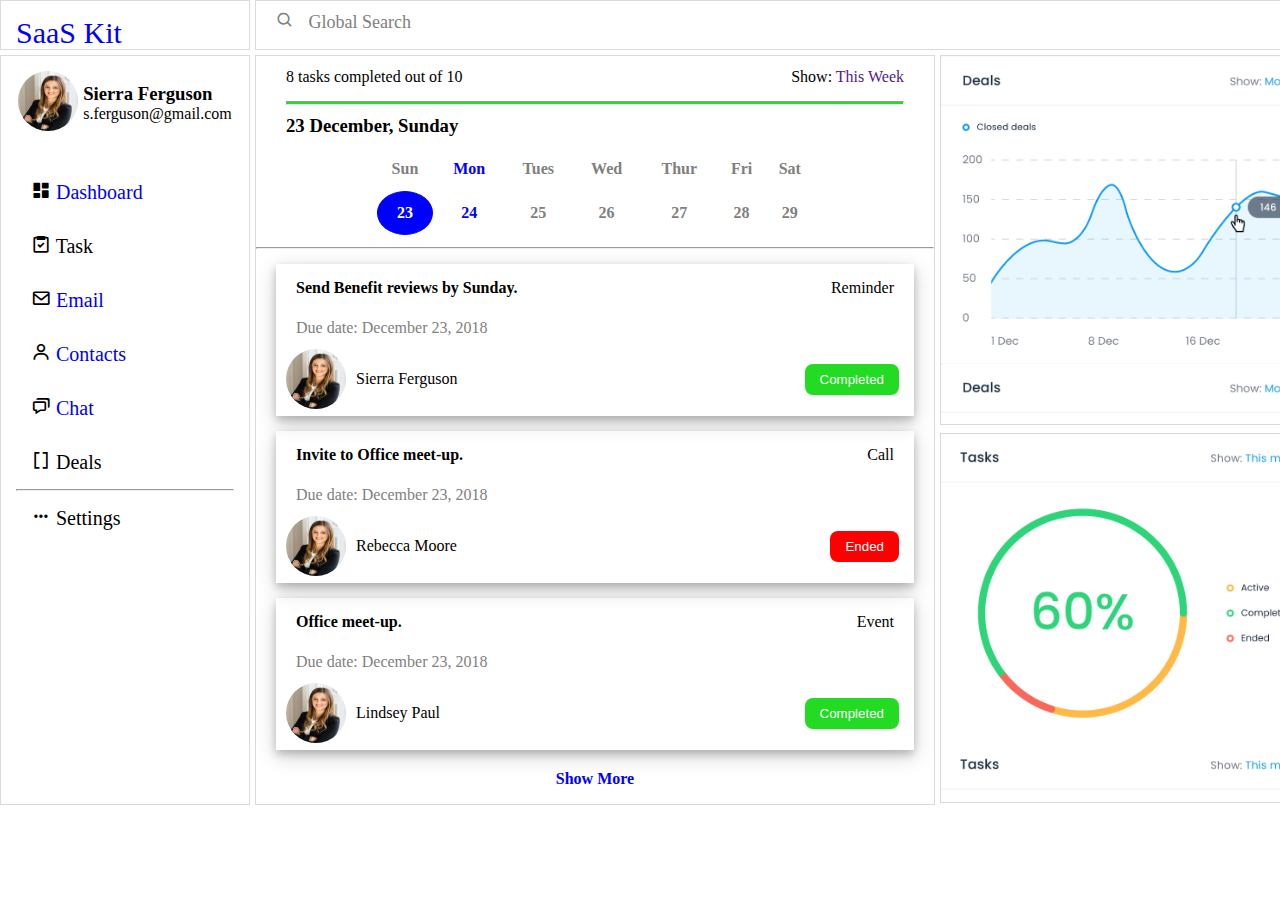
<file: dashboard/index.html>
<!DOCTYPE html>
<html lang="en">
<head>
    <meta charset="UTF-8">
    <meta name="viewport" content="width=device-width, initial-scale=1.0">
    <link href='https://unpkg.com/boxicons@2.1.4/css/boxicons.min.css' rel='stylesheet'>
    <title>Document</title>
    <style>
        *{
            margin: 0px;
            padding: 0px;
            box-sizing: border-box;
        }
        .container{
            display: grid;
            grid-template-columns: 250px 680px 400px 450px ;
            grid-template-rows:auto auto 300px auto;
            gap: 5px 5px;
            height: 250px;
            width: 100%;

        }
        .item1{
            border: 1px solid #8080804a;
            height: 50px;
            padding: 15px;
            font-size: 30px;
            color: blue;
        }
        .item2{
            border: 1px solid #8080804a;
            grid-column: 2/4; 
            padding: 10px;
            box-sizing: border-box;
            color: gray;
            font-size: 18px;            
        }
        .item3{
            border: 1px solid #8080804a;
            height: 750px;
            grid-row: 2/6;
        }
        .item4{
            border: 1px solid #8080804a;
            grid-row: 2/6;
            height: 750px;
        }
        .item5{
            border: 1px solid #8080804a;
            height: 370px;
            grid-row-end: 3;
            grid-row: 2/5;
            background-image: url(graph.png);
            background-size: contain;
            
        }
        .item6{
            border: 1px solid #8080804a;
            grid-row-end: 6;
            height: 370px;
            background-image: url(pie-chart.png);
            background-size: contain;

        }
        .account{
            display: flex;
            justify-content: center;
            align-items: center;
            gap: 5px;
            padding: 15px;
            /*border-top: 1px solid gray;*/
        }
        .accpic{
            width: 60px;
            height: 60px;
            border-radius: 50%;
        }
        ul{
            list-style: none;
            padding: 15px;

        }
        li{
            padding: 15px;
            font-size: 20px;
        }
        .line1{
            display: flex;
            gap: 20px;
            justify-content: space-between;
            align-items: center;
            margin: 7px 25px;
            padding: 5px 5px;
        }
        .gogreen{
            height: 4px;
            color:  rgb(34, 219, 34);
            background:  rgb(34, 219, 34);
            margin: 10px 30px;
        }
        .line2{
            margin: 8px 30px;
        }
        
        .calender{
            text-align: center;
            width: 65%;
            height: 90px;
            margin: 10px auto;
            font-weight: bold;
            color: gray;
        }
        .date{
            border: 1px solid blue;
            border-radius: 55%;
            background-color: blue;
            color: white;

        }
        .day{
            color: blue;
        }
        .cards{
            display: flex;
            gap: 10px;
            justify-content: space-between;
            align-items: center;
            margin: 2px 10px;
            padding: 15px 10px;
        }
        .cta{
            display: flex;
            justify-content: space-between;
            align-items: center;
            text-align: center;
            gap: 5px;
            padding: 7px 10px;
        }
        .profile{
            display: flex;
            gap: 10px;
            justify-content: center;
            align-items: center;
        }
        .cta-btn{
            margin: 5px 5px;
            padding: 10px;
            background-color: rgb(34, 219, 34);
            color: white;
            border: none;
            border-radius: 8px;
            padding: 8px 15px;
        }
        .box1{
            box-shadow: 0 4px 8px 0 rgba(0, 0, 0, 0.2), 0 6px 20px 0 rgba(0, 0, 0, 0.19);
            margin: 15px 20px;
        }
        .light{
            color: gray;
            padding: 5px 20px;
        }
        .last{
            color: blue;
            font-weight:bold ;
            text-align: center;
            margin-top: 20px;
        }

    </style>
</head>
<body>
    <section class="container">
        
            <div class="item1"> SaaS Kit </div>
            <div class="item2">
                <i class='bx bx-search' style="margin: 0px 10px;"></i>
                Global Search 
                <i class='bx bx-bell' style="margin-left: 890px;"></i>
            </div>
            <div class="item3">
                <div class="account">
                    <div>
                        <img src="femaledp.jpg" alt="" class="accpic">
                    </div>
                    <div>
                        <h3>Sierra Ferguson</h3>
                        <span>
                            s.ferguson@gmail.com
                        </span>
                    </div>                   
                </div>
                <div>
                    <ul>
                    <li><i class='bx bxs-dashboard'></i> <a href="new.html"style="text-decoration: none;"> Dashboard</a> </li>
                    <li><i class='bx bx-task'></i> <span>Task</span> </li>
                    <li><i class='bx bx-envelope' ></i> <a href="email.html"style="text-decoration: none;"> Email</a></li>
                    <li><i class='bx bx-user'></i> <a href="contacts.html"style="text-decoration: none;"> Contacts</a></li>
                    <li><i class='bx bx-chat'></i> <a href="chats.html"style="text-decoration: none;"> Chat</a> </li>
                    <li><i class='bx bx-bracket'></i> Deals</li>
                    <hr>
                    <li> <i class='bx bx-dots-horizontal-rounded'></i> Settings </li>

                    </ul>
                </div>
            </div>
            <div class="item4">
                <section>
                    <div class="line1">
                        <p>8 tasks completed out of 10</p>
                        <p>Show: <a href="" style="text-decoration: none;">This Week</a></p>
                    </div>
                    
                    <hr class="gogreen">
                    
                    <div class="line2">
                        <h3>23 December, Sunday</h3>
                    </div>

                    <div >
                        
                    <table class="calender">
                        <tbody>
                        <tr>
                            <td>Sun</td>
                            <td class="day">Mon</td>
                            <td>Tues</td>
                            <td>Wed</td>
                            <td>Thur</td>
                            <td>Fri</td>
                            <td>Sat</td>
                        </tr>
                        <tr>
                            <td class="date">23</td>
                            <td class="day">24</td>
                            <td>25</td>
                            <td>26</td>
                            <td>27</td>
                            <td>28</td>
                            <td>29</td>

                        </tr>
                    </tbody>
                    </table>
                    </div>

                    <hr>
                    <section class="box1">

                        <div class="cards">
                            <div>
                                <h4>Send Benefit reviews by Sunday.</h4>
                            </div>
                            <div>
                            <span>Reminder</span>
                            </div>
                            
                        </div>
                            <p class="light">Due date: December 23, 2018</p>
                        <div>
                            <div class="cta">
                                <div class="profile">
                                    <img src="femaledp.jpg" alt="" class="accpic">
                                    <p>Sierra Ferguson</p>
                                </div>                               
                                <div>
                                    <button class="cta-btn">Completed</button>
                                </div>
                        </div>   
                    </section>
                    <section class="box1">

                        <div class="cards">
                            <div>
                                <h4>Invite to Office meet-up.</h4>
                            </div>
                            <div>
                            <span>Call</span>
                            </div>
                            
                        </div>
                            <p class="light">Due date: December 23, 2018</p>
                        <div>
                            <div class="cta">
                                <div class="profile">
                                    <img src="femaledp.jpg" alt="" class="accpic">
                                    <p>Rebecca Moore</p>
                                </div>                               
                                <div>
                                    <button class="cta-btn" style="background-color: red;">Ended</button>
                                </div>
                        </div>   
                    </section>
                    <section class="box1">

                        <div class="cards">
                            <div>
                                <h4>Office meet-up.</h4>
                            </div>
                            <div>
                            <span>Event</span>
                            </div>
                            
                        </div>
                            <p class="light">Due date: December 23, 2018</p>
                        <div>
                            <div class="cta">
                                <div class="profile">
                                    <img src="femaledp.jpg" alt="" class="accpic">
                                    <p>Lindsey Paul</p>
                                </div>                               
                                <div>
                                    <button class="cta-btn">Completed</button>
                                </div>
                        </div>   
                    </section>

                    <div class="last">Show More</div>

                </section>

            </div>
            <div class="item5"></div>
            <div class="item6"></div>
                        

    </section>

    
</body>
</html>
</file>
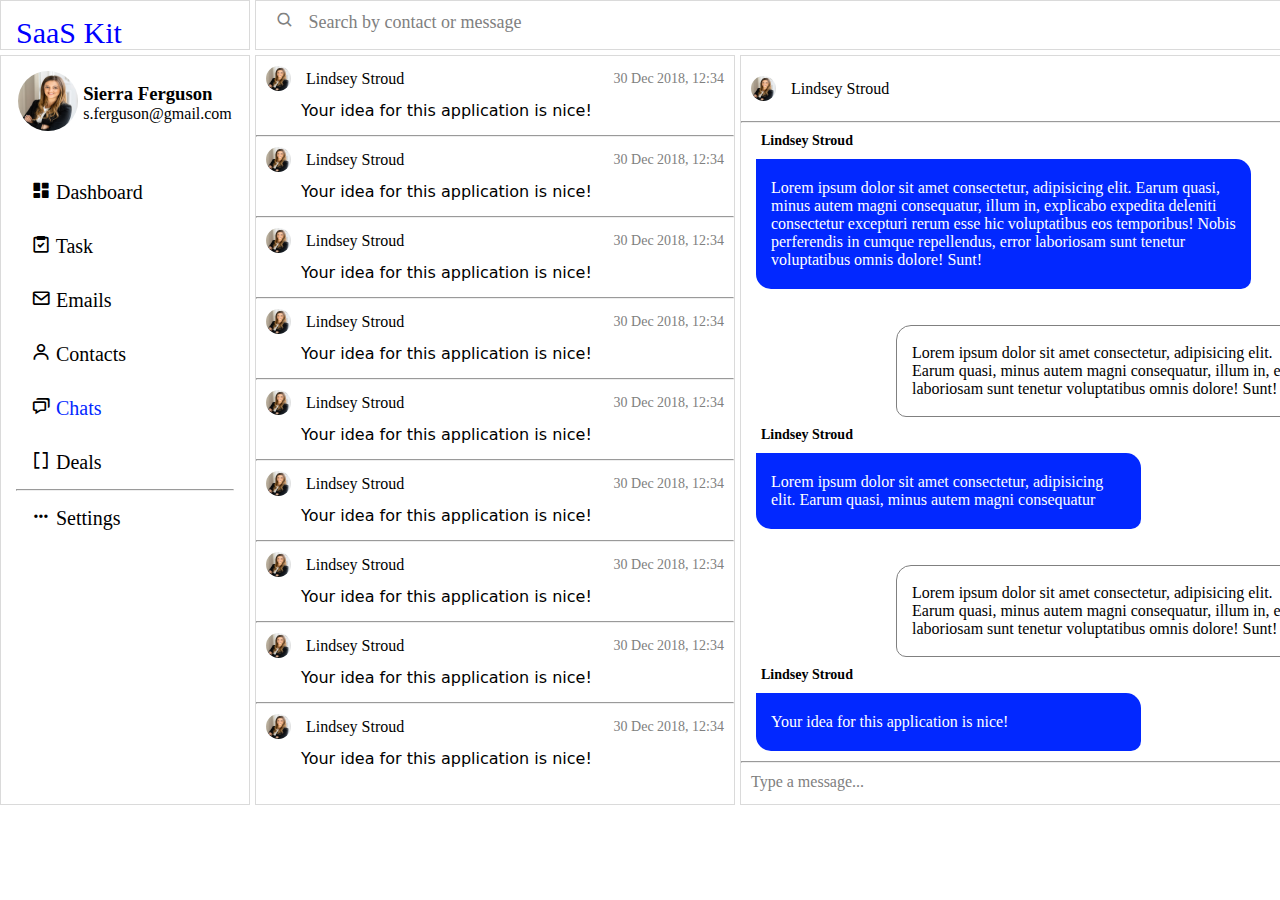
<file: dashboard/chats.html>
<!DOCTYPE html>
<html lang="en">
<head>
    <meta charset="UTF-8">
    <meta name="viewport" content="width=device-width, initial-scale=1.0">
    <link href='https://unpkg.com/boxicons@2.1.4/css/boxicons.min.css' rel='stylesheet'>
    <title>Document</title>
    <style>
        *{
            margin: 0px;
            padding: 0px;
            box-sizing: border-box;
        }
        .container{
            display: grid;
            grid-template-columns: 250px 480px 600px 450px ;
            grid-template-rows:auto auto 300px auto;
            gap: 5px 5px;
            height: 250px;
            width: 100%;

        }
        .item1{
            border: 1px solid #8080804a;
            height: 50px;
            padding: 15px;
            font-size: 30px;
            color: blue;
        }
        .item2{
            border: 1px solid #8080804a;
            grid-column: 2/4; 
            padding: 10px;
            box-sizing: border-box;
            color: gray;
            font-size: 18px;            
        }
        .item3{
            border: 1px solid #8080804a;
            height: 750px;
            grid-row: 2/6;
        }
        .item4{
            border: 1px solid #8080804a;
            grid-row: 2/6;
            height: 750px;
        }
        .item5{
            border: 1px solid #8080804a;
            height: 750px;
            
            grid-row: 2/5;
                  
        }
        .account{
            display: flex;
            justify-content: center;
            align-items: center;
            gap: 5px;
            padding: 15px;
            /*border-top: 1px solid gray;*/
        }
        .accpic{
            width: 60px;
            height: 60px;
            border-radius: 50%;
        }
        ul{
            list-style: none;
            padding: 15px;

        }
        li{
            padding: 15px;
            font-size: 20px;
        }
        .dp{
            width: 25px;
            height: 25px;
            border-radius: 50%;
        }
        .chatbox{
            display: flex;
            gap: 10px;
            justify-content: space-between;
            align-items: center;
            margin: 10px auto;
            padding: 10px 10px;
        }
        .person{
            display: flex;
            align-items: center;
            gap: 15px;
            justify-content: center;
        }
        .chat1{
            background-color: rgb(2, 40, 255);
            color: white;
            width: 495px;
            margin: 10px 15px;
            padding: 20px 15px;
            border-radius: 0px 15px 10px;
        }
        .chat2{
            width: 425px;
            border: 1px solid gray;
            margin: 10px 15px;
            margin-left: 155px;
            padding: 18px 15px;
            border-radius: 15px 0px 15px 10px;
        }
        .chat3{
            background-color: rgb(2, 40, 255);
            color: white;
            width: 385px;
            margin: 10px 15px;
            padding: 20px 15px;
            border-radius: 0px 15px 10px;
        }
        .name{
            font-size: 14px;
            font-weight: bold;
            margin-top: 10px;
            padding: 0px 20px;
        }
        .name2{
            font-size: 14px;
            font-weight: bold;
            margin-top: 10px;
            margin-left: 530px;
            padding: 0px 20px;
        }
        .last{
            display: flex;
            justify-content: space-between;
            align-items: center;
            padding: 10px;
            color: gray;
        }
        .datetime{
            color: gray;
            font-size: 14px;
        }
        .chatlist1{
            display: flex;
            justify-content: space-between;
            gap: 10px;
            align-items: center;
            padding: 10px;
        }
        .message{
            margin: 0px 45px;
            font-family: system-ui;
            padding-bottom:15px ;
        }
    </style>
</head>
<body>
    
    <section class="container">
        <div class="item1">SaaS Kit</div>
        <div class="item2">
                <i class='bx bx-search' style="margin: 0px 10px;"></i>
                    Search by contact or message
                    <i class='bx bx-bell' style="margin-left: 775px;"></i>
            
        </div>
        <div class="item3">

                <div class="account">
                    <div>
                        <img src="femaledp.jpg" alt="" class="accpic">
                    </div>
                    <div>
                        <h3>Sierra Ferguson</h3>
                        <span>
                            s.ferguson@gmail.com
                        </span>
                    </div>                   
                </div>
                <div>
                    <ul>
                    <li><i class='bx bxs-dashboard'></i> <span>  <a href="index.html"style="text-decoration: none; color: black; "> Dashboard</a> </span> </li>
                    <li><i class='bx bx-task'></i> <span>Task</span> </li>
                    <li><i class='bx bx-envelope' ></i>  <a href="email.html"style="text-decoration: none; color: black; "> Emails</a></li>
                    <li><i class='bx bx-user'></i>  <a href="contacts.html"style="text-decoration: none; color: black; "> Contacts</a></li>
                    <li><i class='bx bx-chat'></i> <span style="color:rgb(2, 40, 255) ;">Chats</span></li>
                    <li><i class='bx bx-bracket'></i> Deals</li>
                    <hr>
                    <li> <i class='bx bx-dots-horizontal-rounded'></i> Settings </li>
    
                    </ul>
                </div>
            
        </div>
        <div class="item4">
            <div class="chatlist1">
                <div class="person">
                    <img src="femaledp.jpg" alt="" class="dp"> <span> Lindsey Stroud </span>
                </div>
                     <div class="datetime">
                     30 Dec 2018, 12:34
                     </div>
            </div>
                    <div class="message">
                       <p>Your idea for this application is nice!</p>
                    </div>
            <hr>

            <div class="chatlist1">
                <div class="person">
                    <img src="femaledp.jpg" alt="" class="dp"> <span> Lindsey Stroud </span>
                </div>
                     <div class="datetime">
                     30 Dec 2018, 12:34
                     </div>
            </div>
                    <div class="message">
                       <p>Your idea for this application is nice!</p>
                    </div>
            <hr>

            <div class="chatlist1">
                <div class="person">
                    <img src="femaledp.jpg" alt="" class="dp"> <span> Lindsey Stroud </span>
                </div>
                     <div class="datetime">
                     30 Dec 2018, 12:34
                     </div>
            </div>
                    <div class="message">
                       <p>Your idea for this application is nice!</p>
                    </div>
            <hr>

            <div class="chatlist1">
                <div class="person">
                    <img src="femaledp.jpg" alt="" class="dp"> <span> Lindsey Stroud </span>
                </div>
                     <div class="datetime">
                     30 Dec 2018, 12:34
                     </div>
            </div>
                    <div class="message">
                       <p>Your idea for this application is nice!</p>
                    </div>
            <hr>

            <div class="chatlist1">
                <div class="person">
                    <img src="femaledp.jpg" alt="" class="dp"> <span> Lindsey Stroud </span>
                </div>
                     <div class="datetime">
                     30 Dec 2018, 12:34
                     </div>
            </div>
                    <div class="message">
                       <p>Your idea for this application is nice!</p>
                    </div>
            <hr>

            <div class="chatlist1">
                <div class="person">
                    <img src="femaledp.jpg" alt="" class="dp"> <span> Lindsey Stroud </span>
                </div>
                     <div class="datetime">
                     30 Dec 2018, 12:34
                     </div>
            </div>
                    <div class="message">
                       <p>Your idea for this application is nice!</p>
                    </div>
            <hr>

            <div class="chatlist1">
                <div class="person">
                    <img src="femaledp.jpg" alt="" class="dp"> <span> Lindsey Stroud </span>
                </div>
                     <div class="datetime">
                     30 Dec 2018, 12:34
                     </div>
            </div>
                    <div class="message">
                       <p>Your idea for this application is nice!</p>
                    </div>
            <hr>

            <div class="chatlist1">
                <div class="person">
                    <img src="femaledp.jpg" alt="" class="dp"> <span> Lindsey Stroud </span>
                </div>
                     <div class="datetime">
                     30 Dec 2018, 12:34
                     </div>
            </div>
                    <div class="message">
                       <p>Your idea for this application is nice!</p>
                    </div>
            <hr>

            <div class="chatlist1">
                <div class="person">
                    <img src="femaledp.jpg" alt="" class="dp"> <span> Lindsey Stroud </span>
                </div>
                     <div class="datetime">
                     30 Dec 2018, 12:34
                     </div>
            </div>
                    <div class="message">
                       <p>Your idea for this application is nice!</p>
                    </div>

        </div>
        <div class="item5">
            <div class="chatbox">
                <div class="person">
               <img src="femaledp.jpg" alt="" class="dp"> <span> Lindsey Stroud </span>
                </div>
                <div>
                <i class='bx bx-dots-vertical-rounded'></i>
                </div>
            </div>
            <hr>
            <div>
                <p class="name">Lindsey Stroud</p>
                <div class="chat1">
                    <p>Lorem ipsum dolor sit amet consectetur, adipisicing elit. Earum quasi,
                        minus autem magni consequatur, illum in, explicabo expedita deleniti consectetur 
                        excepturi rerum esse hic voluptatibus eos temporibus! Nobis perferendis in cumque repellendus,
                        error laboriosam sunt tenetur voluptatibus omnis dolore! Sunt!</p>
                </div>
            </div>

            <div>
                <p class="name2">You</p>
                <div class="chat2">
                    <p>Lorem ipsum dolor sit amet consectetur, adipisicing elit. Earum quasi,
                        minus autem magni consequatur, illum in,
                        error laboriosam sunt tenetur voluptatibus omnis dolore! Sunt!</p>
                </div>
            </div>

            <div>
                <p class="name">Lindsey Stroud</p>
                <div class="chat3">
                    <p>Lorem ipsum dolor sit amet consectetur, adipisicing elit. Earum quasi,
                        minus autem magni consequatur</p>
                </div>
            </div>
            <div>
                <p class="name2">You</p>
                <div class="chat2">
                    <p>Lorem ipsum dolor sit amet consectetur, adipisicing elit. Earum quasi,
                        minus autem magni consequatur, illum in,
                        error laboriosam sunt tenetur voluptatibus omnis dolore! Sunt!</p>
                </div>
            </div>

            <div>
                <p class="name">Lindsey Stroud</p>
                <div class="chat3">
                    <p>Your idea for this application is nice!</p>
                </div>
            </div>
            <hr>
            
            <div class="last">
                Type a message...
                    <i class='bx bx-plus' style="margin-left: 420px;"></i>
                    <i class='bx bx-smile'  ></i>
            </div>
            

        </div>

    </section>
</body>
</html>
</file>
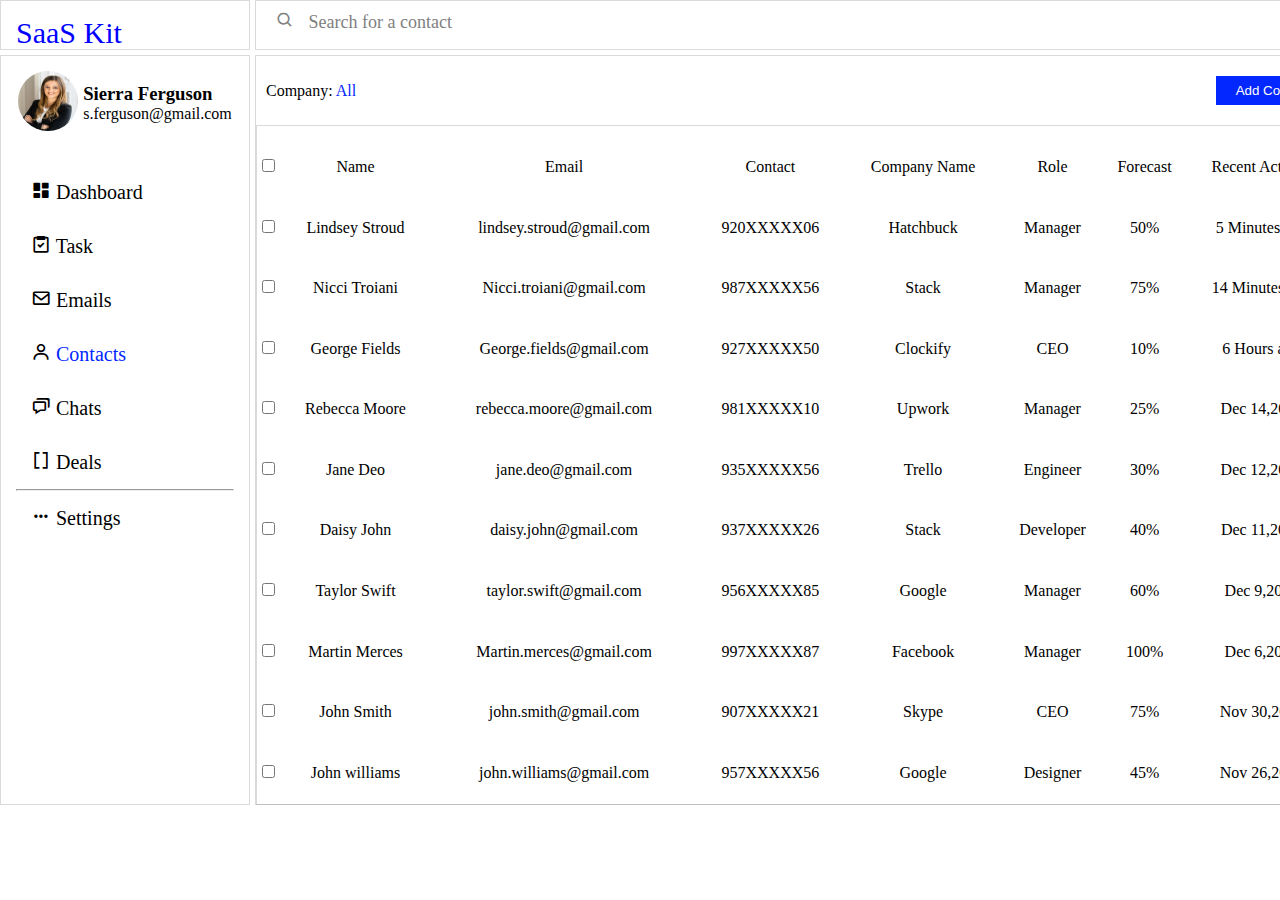
<file: dashboard/contacts.html>
<!DOCTYPE html>
<html lang="en">
<head>
    <meta charset="UTF-8">
    <meta name="viewport" content="width=device-width, initial-scale=1.0">
    <link href='https://unpkg.com/boxicons@2.1.4/css/boxicons.min.css' rel='stylesheet'>
    <title>Document</title>
    <style>
        *{
            margin: 0px;
            padding: 0px;
            box-sizing: border-box;
        }
        .container2{
            display: grid;
            grid-template-columns: 250px 680px 400px 450px ;
            grid-template-rows:auto auto 300px auto;
            gap: 5px 5px;
            height: 250px;
            width: 100%;
        }

        .item21{
            border: 1px solid #8080804a;
            height: 50px;
            padding: 15px;
            font-size: 30px;
            color: blue;
            
        }
        .item22{
            border: 1px solid #8080804a;
            grid-column: 2/4; 
            padding: 10px;
            box-sizing: border-box;
            color: gray;
            font-size: 18px; 
        }
        .item23{
            border: 1px solid #8080804a;
            grid-row: 2/6;
            height: 750px;
        }
        .item24{
            border: 1px solid #8080804a;
            grid-row: 2/6;
            grid-column: 2/4;
            height: 750px;
        }

        .account{
            display: flex;
            justify-content: center;
            align-items: center;
            gap: 5px;
            padding: 15px;
            /*border-top: 1px solid gray;*/
        }
        .accpic{
            width: 60px;
            height: 60px;
            border-radius: 50%;
        }
        ul{
            list-style: none;
            padding: 15px;

        }
        li{
            padding: 15px;
            font-size: 20px;
        }
        .line-heading{
            display: flex;
            justify-content: space-between;
            align-items: center;
            margin: 10px auto;
            padding: 10px 10px;
        }
        button{
            background-color: rgb(2, 40, 255);
            color: white;
            padding: 7px 20px;
            border: none;
        }
        a{
            color:rgb(2, 40, 255) ;
            text-decoration: none;
        }
        table{
            border: 1px solid #8080804a;
            width: 100%;
            text-align: center;
            padding-top: 10px ;
            height: 680px;
        }
        
    </style>

</head>
<body>
    <section class="container2">
        <div class="item21">SaaS Kit</div>
        <div class="item22">
            <i class='bx bx-search' style="margin: 0px 10px;"></i>
            Search for a contact 
                <i class='bx bx-bell' style="margin-left: 845px;"></i>
        </div>
        <div class="item23">
            <div class="account">
                <div>
                    <img src="femaledp.jpg" alt="" class="accpic">
                </div>
                <div>
                    <h3>Sierra Ferguson</h3>
                    <span>
                        s.ferguson@gmail.com
                    </span>
                </div>                   
            </div>
            <div>
                <ul>
                <li><i class='bx bxs-dashboard'></i> <span>  <a href="index.html"style="text-decoration: none; color: black; "> Dashboard</a> </span> </li>
                <li><i class='bx bx-task'></i> <span>Task</span> </li>
                <li><i class='bx bx-envelope' ></i>  <a href="email.html"style="text-decoration: none; color: black; "> Emails</a></li>
                <li><i class='bx bx-user'></i> <span style="color:rgb(2, 40, 255) ;">Contacts</span></li>
                <li><i class='bx bx-chat'></i>  <a href="chats.html"style="text-decoration: none; color: black; "> Chats</a></li>
                <li><i class='bx bx-bracket'></i> Deals</li>
                <hr>
                <li> <i class='bx bx-dots-horizontal-rounded'></i> Settings </li>

                </ul>
            </div>
        </div>
        <div class="item24">
            <div class="line-heading">
                <div>
                    <span>Company: <a href="">All</a></span>
                </div>
                <div>
                    <button>
                        Add Contact
                    </button>
                </div>
            </div>
            
            <table>
                <tbody>
                    <tr>
                        <td> <input type="checkbox"></td>
                        <td>Name</td>
                        <td>Email</td>
                        <td>Contact</td>
                        <td>Company Name</td>
                        <td>Role</td>
                        <td>Forecast</td>
                        <td>Recent Activity</td>

                    </tr>

                    <tr>
                        <td> <input type="checkbox"></td>
                        <td> Lindsey Stroud</td>
                        <td>lindsey.stroud@gmail.com</td>
                        <td>920XXXXX06</td>
                        <td>Hatchbuck</td>
                        <td>Manager</td>
                        <td>50%</td>
                        <td>5 Minutes ago</td>

                    </tr>
                    
                    <tr>
                        <td> <input type="checkbox"></td>
                        <td>Nicci Troiani</td>
                        <td>Nicci.troiani@gmail.com</td>
                        <td>987XXXXX56</td>
                        <td>Stack</td>
                        <td>Manager </td>
                        <td>75%</td>
                        <td>14 Minutes ago</td>

                    </tr>
                    
                    <tr>
                        <td> <input type="checkbox"></td>
                        <td>George Fields</td>
                        <td>George.fields@gmail.com </td>
                        <td>927XXXXX50</td>
                        <td>Clockify</td>
                        <td>CEO</td>
                        <td>10% </td>
                        <td>6 Hours ago</td>

                    </tr>
                    
                    <tr>
                        <td> <input type="checkbox"></td>
                        <td>Rebecca Moore</td>
                        <td>rebecca.moore@gmail.com </td>
                        <td>981XXXXX10</td>
                        <td>Upwork</td>
                        <td>Manager</td>
                        <td> 25%</td>
                        <td>Dec 14,2018</td>

                    </tr>
                    
                    <tr>
                        <td> <input type="checkbox"></td>
                        <td> Jane Deo</td>
                        <td>jane.deo@gmail.com </td>
                        <td>935XXXXX56</td>
                        <td>Trello</td>
                        <td>Engineer</td>
                        <td>30%</td>
                        <td>Dec 12,2018</td>

                    </tr>
                    
                    <tr>
                        <td> <input type="checkbox"></td>
                        <td>Daisy John</td>
                        <td>daisy.john@gmail.com </td>
                        <td>937XXXXX26</td>
                        <td>Stack</td>
                        <td>Developer</td>
                        <td>40%</td>
                        <td>Dec 11,2018</td>

                    </tr>
                    
                    <tr>
                        <td> <input type="checkbox"></td>
                        <td>Taylor Swift</td>
                        <td>taylor.swift@gmail.com </td>
                        <td>956XXXXX85</td>
                        <td>Google</td>
                        <td>Manager</td>
                        <td>60%</td>
                        <td>Dec 9,2018</td>

                    </tr>
                    
                    <tr>
                        <td> <input type="checkbox"></td>
                        <td>Martin Merces</td>
                        <td>Martin.merces@gmail.com </td>
                        <td>997XXXXX87</td>
                        <td>Facebook</td>
                        <td>Manager</td>
                        <td>100%</td>
                        <td>Dec 6,2018</td>

                    </tr>
                    
                    <tr>
                        <td> <input type="checkbox"></td>
                        <td>John Smith</td>
                        <td>john.smith@gmail.com </td>
                        <td>907XXXXX21</td>
                        <td>Skype</td>
                        <td>CEO </td>
                        <td>75%</td>
                        <td>Nov 30,2018</td>

                    </tr>
                    
                    <tr>
                        <td> <input type="checkbox"></td>
                        <td>John williams</td>
                        <td>john.williams@gmail.com </td>
                        <td>957XXXXX56</td>
                        <td>Google</td>
                        <td>Designer</td>
                        <td>45%</td>
                        <td>Nov 26,2018</td>

                    </tr>
                </tbody>
            </table>
        </div>









    </section>

</body>
</html>
</file>
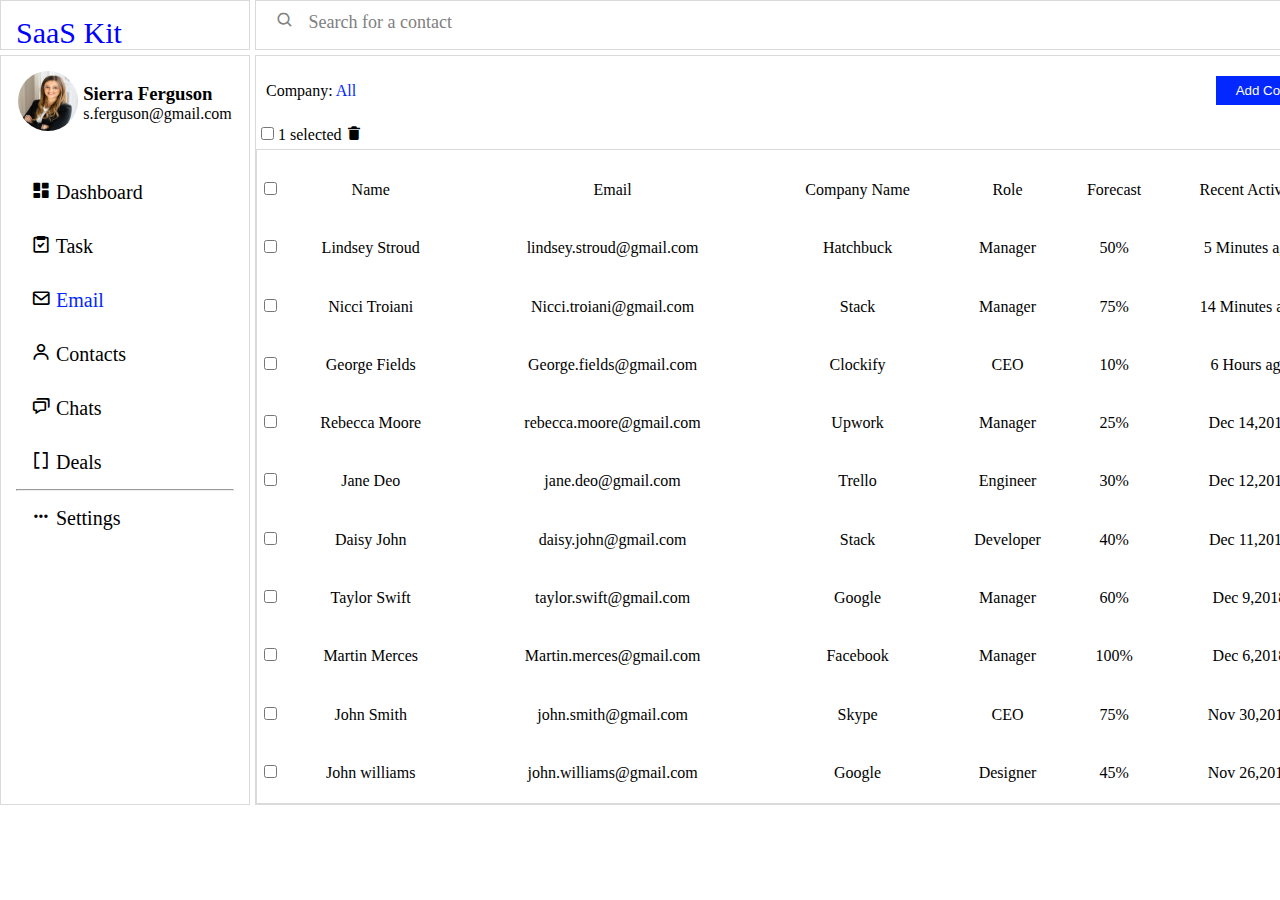
<file: dashboard/email.html>
<!DOCTYPE html>
<html lang="en">
<head>
    <meta charset="UTF-8">
    <meta name="viewport" content="width=device-width, initial-scale=1.0">
    <link href='https://unpkg.com/boxicons@2.1.4/css/boxicons.min.css' rel='stylesheet'>
    <title>Document</title>
    <style>
        *{
            margin: 0px;
            padding: 0px;
            box-sizing: border-box;
        }
        .container3{
            display: grid;
            grid-template-columns: 250px 680px 400px 450px ;
            grid-template-rows:auto auto 300px auto;
            gap: 5px 5px;
            height: 250px;
            width: 100%;
        }

        .item31{
            border: 1px solid #8080804a;
            height: 50px;
            padding: 15px;
            font-size: 30px;
            color: blue;
        }
        .item32{
            border: 1px solid #8080804a;
            grid-column: 2/4; 
            padding: 10px;
            box-sizing: border-box;
            color: gray;
            font-size: 18px; 
        }
        .item33{
            border: 1px solid #8080804a;
            grid-row: 2/6;
            height: 750px;
        }
        .item34{
            border: 1px solid #8080804a;
            grid-row: 2/6;
            grid-column: 2/4;
            height: 750px;
        }

        .account{
            display: flex;
            justify-content: center;
            align-items: center;
            gap: 5px;
            padding: 15px;
            /*border-top: 1px solid gray;*/
        }
        .accpic{
            width: 60px;
            height: 60px;
            border-radius: 50%;
        }
        ul{
            list-style: none;
            padding: 15px;

        }
        li{
            padding: 15px;
            font-size: 20px;
        }
        .line-heading{
            display: flex;
            justify-content: space-between;
            align-items: center;
            margin: 10px auto;
            padding: 10px 10px;
        }
        button{
            background-color: rgb(2, 40, 255);
            color: white;
            padding: 7px 20px;
            border: none;
        }
        a{
            color:rgb(2, 40, 255) ;
            text-decoration: none;
        }
        table{
            border: 1px solid #8080804a;
            width: 100%;
            text-align: center;
            padding-top: 10px ;
            height: 655px;
        }
        .hello{
            margin: 5px ;
        }
    </style>

</head>
<body>
    <section class="container3">
        <div class="item31">SaaS Kit</div>
        <div class="item32">
            <i class='bx bx-search' style="margin: 0px 10px;"></i>
                Search for a contact
                <i class='bx bx-bell' style="margin-left: 845px;"></i>
        </div>
        <div class="item33">
            <div class="account">
                <div>
                    <img src="femaledp.jpg" alt="" class="accpic">
                </div>
                <div>
                    <h3>Sierra Ferguson</h3>
                    <span>
                        s.ferguson@gmail.com
                    </span>
                </div>                   
            </div>
            <div>
                <ul>
                <li><i class='bx bxs-dashboard'></i> <span> <a href="index.html"style="text-decoration: none; color: black; "> Dashboard</a> </span> </li>
                <li><i class='bx bx-task'></i> <span>Task</span> </li>
                <li><i class='bx bx-envelope' ></i> <span style="color:rgb(2, 40, 255) ;">Email</span></li>
                <li><i class='bx bx-user'></i> <a href="contacts.html"style="text-decoration: none; color: black; "> Contacts</a></li>
                <li><i class='bx bx-chat'></i>  <a href="chats.html"style="text-decoration: none; color: black; "> Chats</a></li>
                <li><i class='bx bx-bracket'></i> Deals</li>
                <hr>
                <li> <i class='bx bx-dots-horizontal-rounded'></i> Settings </li>

                </ul>
            </div>
        </div>
        <div class="item34">
            <div class="line-heading">
                <div>
                    <span>Company: <a href="">All</a></span>
                </div>
                <div>
                    <button>
                        Add Contact
                    </button>
                </div>
            </div>
            <div class="hello">
                <input type="checkbox" > 1 selected <i class='bx bxs-trash-alt'></i>
            </div>
            
            <table>
                <tbody>
                    <tr>
                        <td> <input type="checkbox"></td>
                        <td>Name</td>
                        <td>Email</td>
                        <td>Company Name</td>
                        <td>Role</td>
                        <td>Forecast</td>
                        <td>Recent Activity</td>

                    </tr>

                    <tr>
                        <td> <input type="checkbox"></td>
                        <td> Lindsey Stroud</td>
                        <td>lindsey.stroud@gmail.com</td>
                        <td>Hatchbuck</td>
                        <td>Manager</td>
                        <td>50%</td>
                        <td>5 Minutes ago</td>

                    </tr>
                    
                    <tr>
                        <td> <input type="checkbox"></td>
                        <td>Nicci Troiani</td>
                        <td>Nicci.troiani@gmail.com</td>
                        <td>Stack</td>
                        <td>Manager </td>
                        <td>75%</td>
                        <td>14 Minutes ago</td>

                    </tr>
                    
                    <tr>
                        <td> <input type="checkbox"></td>
                        <td>George Fields</td>
                        <td>George.fields@gmail.com </td>
                        <td>Clockify</td>
                        <td>CEO</td>
                        <td>10% </td>
                        <td>6 Hours ago</td>

                    </tr>
                    
                    <tr>
                        <td> <input type="checkbox"></td>
                        <td>Rebecca Moore</td>
                        <td>rebecca.moore@gmail.com </td>
                        <td>Upwork</td>
                        <td>Manager</td>
                        <td> 25%</td>
                        <td>Dec 14,2018</td>

                    </tr>
                    
                    <tr>
                        <td> <input type="checkbox"></td>
                        <td> Jane Deo</td>
                        <td>jane.deo@gmail.com </td>
                        <td>Trello</td>
                        <td>Engineer</td>
                        <td>30%</td>
                        <td>Dec 12,2018</td>

                    </tr>
                    
                    <tr>
                        <td> <input type="checkbox"></td>
                        <td>Daisy John</td>
                        <td>daisy.john@gmail.com </td>
                        <td>Stack</td>
                        <td>Developer</td>
                        <td>40%</td>
                        <td>Dec 11,2018</td>

                    </tr>
                    
                    <tr>
                        <td> <input type="checkbox"></td>
                        <td>Taylor Swift</td>
                        <td>taylor.swift@gmail.com </td>
                        <td>Google</td>
                        <td>Manager</td>
                        <td>60%</td>
                        <td>Dec 9,2018</td>

                    </tr>
                    
                    <tr>
                        <td> <input type="checkbox"></td>
                        <td>Martin Merces</td>
                        <td>Martin.merces@gmail.com </td>
                        <td>Facebook</td>
                        <td>Manager</td>
                        <td>100%</td>
                        <td>Dec 6,2018</td>

                    </tr>
                    
                    <tr>
                        <td> <input type="checkbox"></td>
                        <td>John Smith</td>
                        <td>john.smith@gmail.com </td>
                        <td>Skype</td>
                        <td>CEO </td>
                        <td>75%</td>
                        <td>Nov 30,2018</td>

                    </tr>
                    
                    <tr>
                        <td> <input type="checkbox"></td>
                        <td>John williams</td>
                        <td>john.williams@gmail.com </td>
                        <td>Google</td>
                        <td>Designer</td>
                        <td>45%</td>
                        <td>Nov 26,2018</td>

                    </tr>
                </tbody>
            </table>
        </div>









    </section>

</body>
</html>
</file>
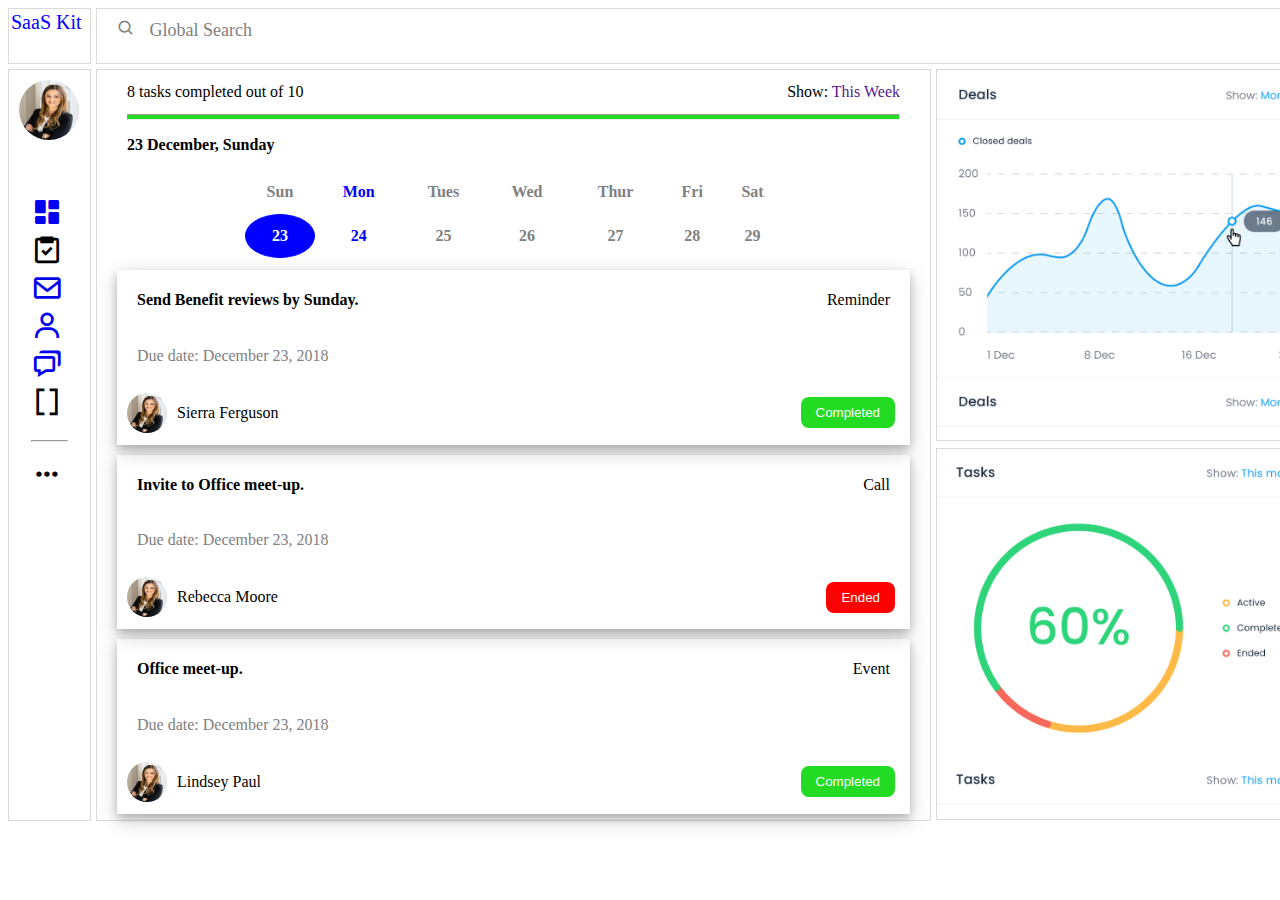
<file: dashboard/new.html>
<!DOCTYPE html>
<html lang="en">
<head>
    <meta charset="UTF-8">
    <meta name="viewport" content="width=device-width, initial-scale=1.0">
    <link href='https://unpkg.com/boxicons@2.1.4/css/boxicons.min.css' rel='stylesheet'>
    <title>Document</title>
    <style>
        .container1{
            display: grid;
            grid-template-columns: 83px 835px 400px 450px ;
            grid-template-rows:auto auto 300px auto;
            gap: 5px 5px;
            height: 250px;
            width: 100%;

        }
        .item11{
            border: 1px solid #8080804a;
            height: 50px;
            padding: 2px;
            font-size: 20px;
            color: blue;
        }
        .item12{
            border: 1px solid #8080804a;
            grid-column: 2/4; 
            padding: 10px;
            box-sizing: border-box;
            color: gray;
            font-size: 18px; 
        }
        .item13{
            border: 1px solid #8080804a;
            grid-row: 2/6;
            height: 750px;
        }
        .item14{
            border: 1px solid #8080804a;
            grid-row: 2/6;
            height: 750px;
        }
        .item15{
            border: 1px solid #8080804a;
            height: 370px;
            grid-row-end: 3;
            grid-row: 2/5;
            background-image: url(graph.png);
            background-size: contain;
        }   
        .item16{
            border: 1px solid #8080804a;
            grid-row-end: 6;
            height: 370px;
            background-image: url(pie-chart.png);
            background-size: contain;
        }
        .accpic{
            width: 60px;
            height: 60px;
            border-radius: 50%;
        }
        .db-list{
            list-style: none;
            font-size: 32px;
            padding: 10px 22px;
        }
        .line1{
            display: flex;
            gap: 20px;
            justify-content: space-between;
            align-items: center;
            margin: -3px 25px;
            padding: 0px 5px;
        }
        .gogreen{
            height: 4px;
            color:  rgb(34, 219, 34);
            background:  rgb(34, 219, 34);
            margin: 0px 30px;
        }
        .line2{
            margin: 0px 30px;
        }
        .calender{
            text-align: center;
            width: 65%;
            height: 90px;
            margin: 0px auto;
            font-weight: bold;
            color: gray;
        }
        .date{
            border: 1px solid blue;
            border-radius: 55%;
            background-color: blue;
            color: white;

        }
        .day{
            color: blue;
        }
        .cards{
            display: flex;
            gap: 10px;
            justify-content: space-between;
            align-items: center;
            margin: 0px 10px;
            padding: 0px 10px;
        }
        .cta{
            display: flex;
            justify-content: space-between;
            align-items: center;
            text-align: center;
            gap: 5px;
            padding: 7px 10px;
        }
        .profile{
            display: flex;
            gap: 10px;
            justify-content: center;
            align-items: center;
        }
        .cta-btn{
            margin: 5px 5px;
            padding: 10px;
            background-color: rgb(34, 219, 34);
            color: white;
            border: none;
            border-radius: 8px;
            padding: 8px 15px;
        }
        .box1{
            box-shadow: 0 4px 8px 0 rgba(0, 0, 0, 0.2), 0 6px 20px 0 rgba(0, 0, 0, 0.19);
            margin: 10px 20px;
        }
        .light{
            color: gray;
            padding: 0px 20px;
        }
        .last{
            color: blue;
            font-weight:bold ;
            text-align: center;
            margin-top: 20px;
        }
        .accpic2{
            width: 40px;
            height: 40px;
            border-radius: 50%;
        }
    </style>
</head>
<body>
    <section class="container1">

        <div class="item11">SaaS Kit</div>
        <div class="item12">
            <i class='bx bx-search' style="margin: 0px 10px;"></i>
                Global Search 
                <i class='bx bx-bell' style="margin-left: 1025px;"></i>
        </div>
        <div class="item13">
            
                <div>
                    <img src="femaledp.jpg" alt="" class="accpic" style="padding: 10px;">
                </div>   
                <div>
                    <ul class="db-list">
                    <li><span style="color:rgb(2, 40, 255) ;"> <a href="index.html"style="text-decoration: none;"><i class='bx bxs-dashboard'></i> </a> </span></li>
                    <li><i class='bx bx-task'></i>  </li>
                    <li>  <a href="email.html"style="text-decoration: none;"> <i class='bx bx-envelope' ></i></a> </li>
                    <li> <a href="contacts.html"style="text-decoration: none;"><i class='bx bx-user'></i> </a> </li>
                    <li> <a href="chats.html"style="text-decoration: none;"><i class='bx bx-chat'></i> </a></li>
                    <li><i class='bx bx-bracket'></i></li>
                    <hr>
                    <li> <i class='bx bx-dots-horizontal-rounded'></i></li>

                    </ul>
                </div>             
            

        </div>
        <div class="item14">
            <section>
                <div class="line1">
                    <p>8 tasks completed out of 10</p>
                    <p>Show: <a href="" style="text-decoration: none;">This Week</a></p>
                </div>
                
                <hr class="gogreen">
                
                <div class="line2">
                    <p><b>23 December, Sunday</b></p>
                </div>

                <div >
                    
                <table class="calender">
                    <tbody>
                    <tr>
                        <td>Sun</td>
                        <td class="day">Mon</td>
                        <td>Tues</td>
                        <td>Wed</td>
                        <td>Thur</td>
                        <td>Fri</td>
                        <td>Sat</td>
                    </tr>
                    <tr>
                        <td class="date">23</td>
                        <td class="day">24</td>
                        <td>25</td>
                        <td>26</td>
                        <td>27</td>
                        <td>28</td>
                        <td>29</td>

                    </tr>
                </tbody>
                </table>
                </div>

                <section class="box1">

                    <div class="cards">
                        <div>
                            <h4>Send Benefit reviews by Sunday.</h4>
                        </div>
                        <div>
                        <span>Reminder</span>
                        </div>
                        
                    </div>
                        <p class="light">Due date: December 23, 2018</p>
                    <div>
                        <div class="cta">
                            <div class="profile">
                                <img src="femaledp.jpg" alt="" class="accpic2">
                                <p>Sierra Ferguson</p>
                            </div>                               
                            <div>
                                <button class="cta-btn">Completed</button>
                            </div>
                    </div>   
                </section>
                <section class="box1">

                    <div class="cards">
                        <div>
                            <h4>Invite to Office meet-up.</h4>
                        </div>
                        <div>
                        <span>Call</span>
                        </div>
                        
                    </div>
                        <p class="light">Due date: December 23, 2018</p>
                    <div>
                        <div class="cta">
                            <div class="profile">
                                <img src="femaledp.jpg" alt="" class="accpic2">
                                <p>Rebecca Moore</p>
                            </div>                               
                            <div>
                                <button class="cta-btn" style="background-color: red;">Ended</button>
                            </div>
                    </div>   
                </section>
                <section class="box1">

                    <div class="cards">
                        <div>
                            <h4>Office meet-up.</h4>
                        </div>
                        <div>
                        <span>Event</span>
                        </div>
                        
                    </div>
                        <p class="light">Due date: December 23, 2018</p>
                    <div>
                        <div class="cta">
                            <div class="profile">
                                <img src="femaledp.jpg" alt="" class="accpic2">
                                <p>Lindsey Paul</p>
                            </div>                               
                            <div>
                                <button class="cta-btn">Completed</button>
                            </div>
                    </div>   
                </section>

            

            </section>


        </div>
        <div class="item15"></div>
        <div class="item16"></div>





    </section>
    
</body>
</html>
</file>
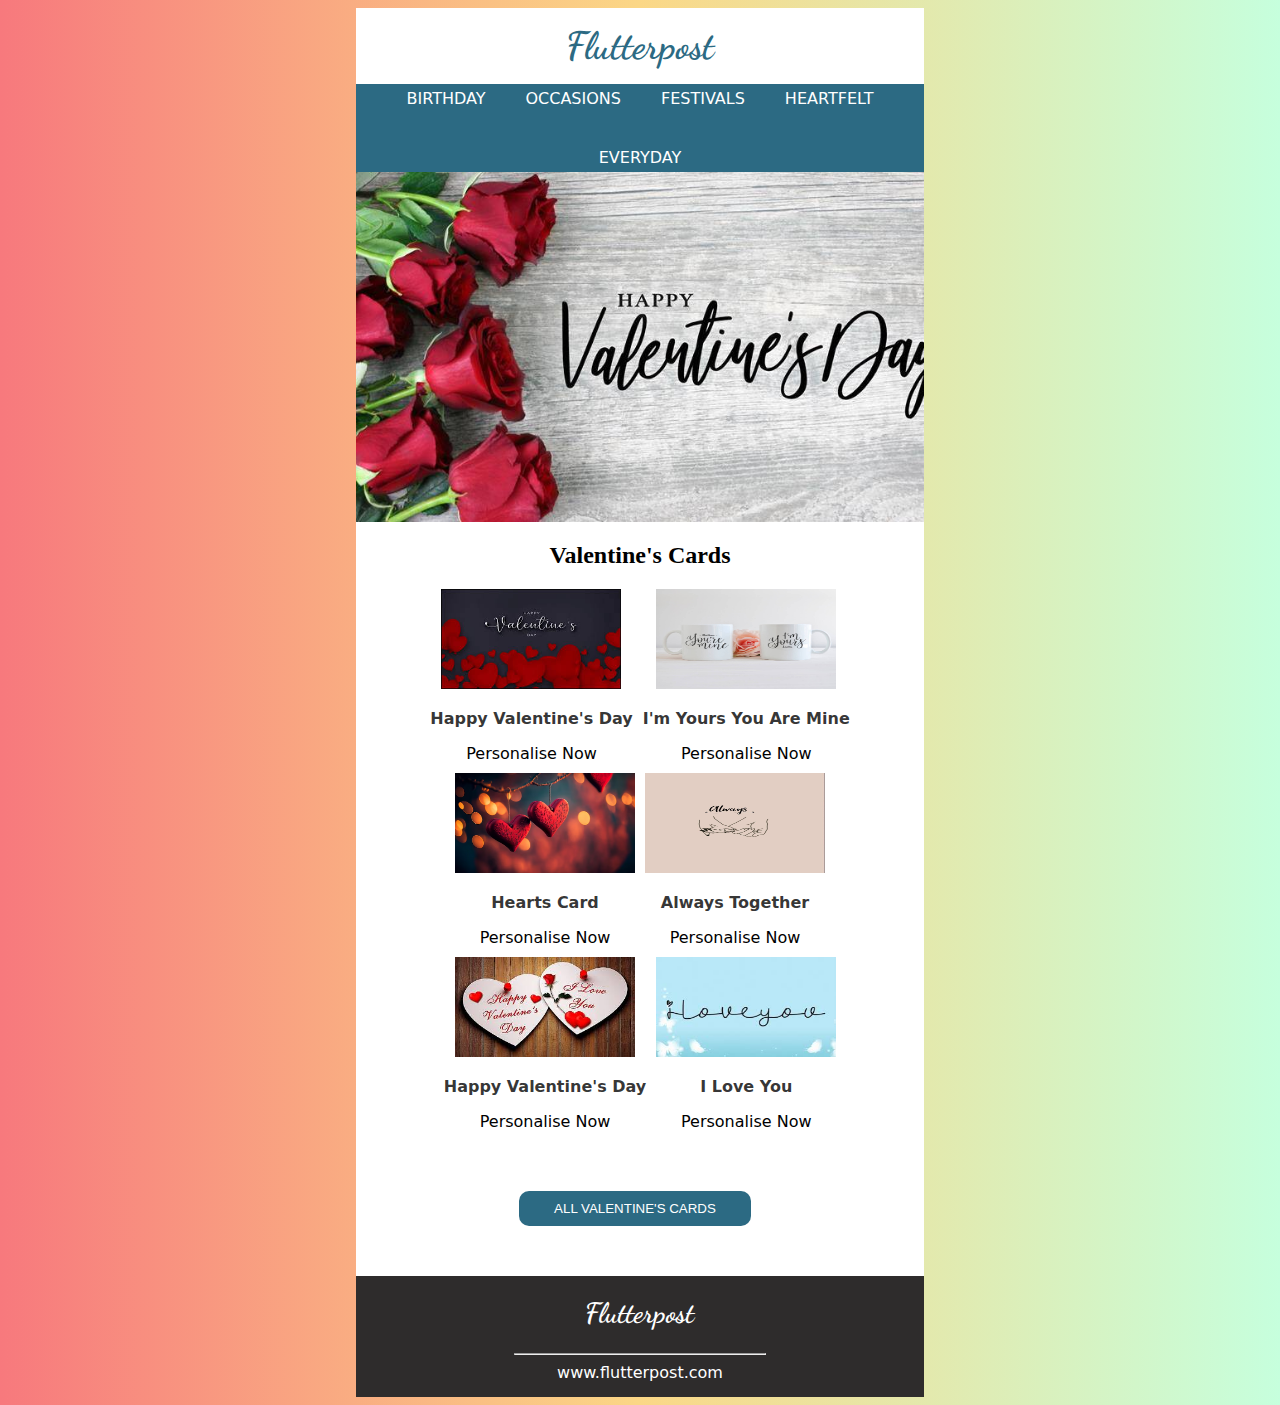
<file: template1/template1.html>
<!DOCTYPE html>
<html lang="en">

<head>
    <meta charset="UTF-8">
    <meta name="viewport" content="width=device-width, initial-scale=1.0">

    <title>Template1Valentines</title>

    <style>
        @import url('https://fonts.googleapis.com/css2?family=Dancing+Script:wght@700&display=swap');

        body {
            background: #C6FFDD;
            /* fallback for old browsers */
            background: -webkit-linear-gradient(to right, #f7797d, #FBD786, #C6FFDD);
            /* Chrome 10-25, Safari 5.1-6 */
            background: linear-gradient(to right, #f7797d, #FBD786, #C6FFDD);
            /* W3C, IE 10+/ Edge, Firefox 16+, Chrome 26+, Opera 12+, Safari 7+ */

        }

        .main {
            width: 45%;
            background-color: white;
            margin: 0px auto;
            box-sizing: border-box;

        }

        h1 {
            font-family: 'Dancing Script', cursive;
            text-align: center;
            margin: 0px auto;
            padding: 15px 7px;
            color: rgb(44, 106, 131);
            font-size: 38px;
        }

        ul {
            display: flex;
            flex-wrap: wrap;
            gap: 40px;
            justify-content: center;
            align-items: center;
            list-style: none;
            margin: 0px auto;
            padding: 5px 7px;
            background-color: rgb(44, 106, 131);
            color: white;
            FONT-FAMILY: system-ui;

        }

        .bannerimg {
            background-image: url(vtine-day.jpg);
            height: 350px;
            background-size: cover;

        }

        .chlo {
            text-align: center;
        }

        .cards {
            display: flex;
            flex-wrap: wrap;
            gap: 10px;
            justify-content: center;
            align-items: center;
            text-align: center;
        }

        img {
            width: 180px;
            height: 100px;
        }

        p {
            font-family: system-ui;
            font-weight: bold;
            color: rgba(0, 0, 0, 0.801);
        }

        span {
            font-family: system-ui;
        }

        button {
            background-color: rgb(44, 106, 131);
            color: white;
            border-radius: 10px;
            padding: 10px 35px;
            margin: 50px 10px;
            border: none;
        }

        .footer {
            background-color: rgb(46, 44, 44);
            text-align: center;
            padding: 5px 0px 15px 0px;
        }

        .tap {
            font-family: 'Dancing Script', cursive;
            text-align: center;
            margin: 0px auto;
            padding: 15px 7px;
            color: white;
            font-size: 28px;
        }

        hr {
            background-color: rgba(255, 255, 255, 0.89);
            width: 250px;

        }

        .hello {
            color: white;
        }


        
    </style>
</head>

<body>

    <section class="main">
        <div class="head">
            <h1>Flutterpost</h1>
        </div>
        <ul>
            <li>BIRTHDAY</li>
            <li>OCCASIONS</li>
            <li>FESTIVALS</li>
            <li>HEARTFELT</li>
            <li>EVERYDAY</li>

        </ul>
        <div class="bannerimg"></div>

        <div class="line">
            <h2 class="chlo"> Valentine's Cards</h2>

        </div>

        <div class="cards">
            <div>
                <img src="card1.jpg" alt="">
                <p> Happy Valentine's Day</p>
                <span>Personalise Now</span>
            </div>
            <div>
                <img src="card2.jpg" alt="">
                <p> I'm Yours You Are Mine</p>
                <span>Personalise Now</span>
            </div>
            <div>
                <img src="card5.avif" alt="">
                <p> Hearts Card</p>
                <span>Personalise Now</span>
            </div>
            <div>
                <img src="card3.jpg" alt="">
                <p> Always Together</p>
                <span>Personalise Now</span>
            </div>
            <div>
                <img src="card6.jpg" alt="">
                <p> Happy Valentine's Day</p>
                <span>Personalise Now</span>
            </div>
            <div>
                <img src="card4.jpg" alt="">
                <p> I Love You </p>
                <span>Personalise Now</span>
            </div>
            <button>ALL VALENTINE'S CARDS</button>
            <br>
        </div>

        <div class="footer">
            <h1 class="tap">Flutterpost</h1>
            <hr>
            <span class="hello">www.flutterpost.com </span>

        </div>


    </section>
</body>

</html>
</file>
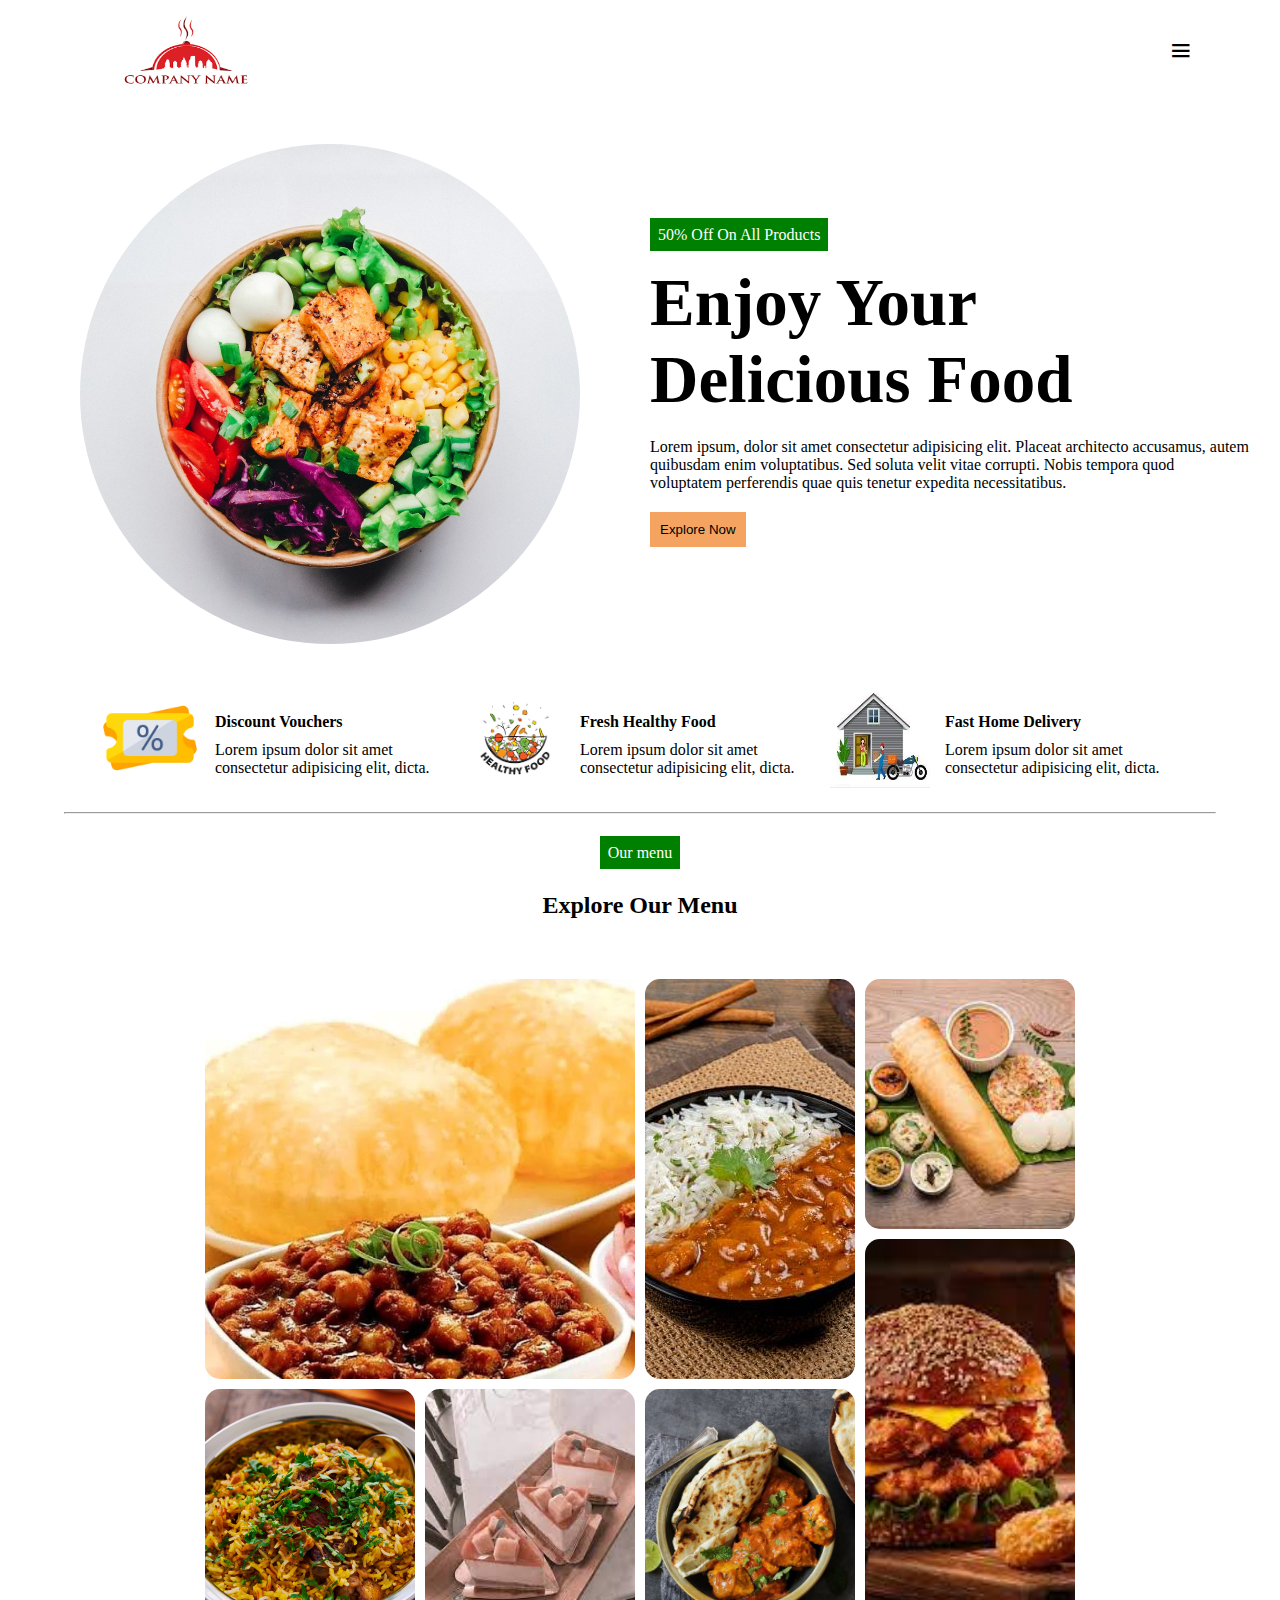
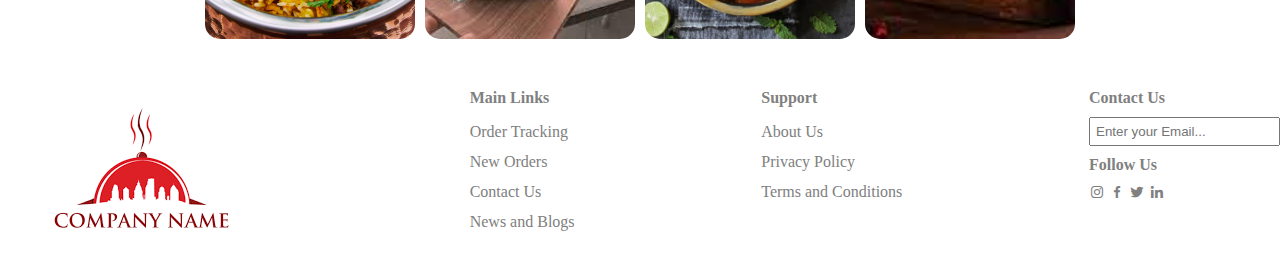
<file: Template2/template4.html>
<!DOCTYPE html>
<html lang="en">
<head>
    <meta charset="UTF-8">
    <meta name="viewport" content="width=device-width, initial-scale=1.0">
    <link href='https://unpkg.com/boxicons@2.1.4/css/boxicons.min.css' rel='stylesheet'>
    <title>Cooking</title>
    <style>
        *{
            margin: 0px;
            padding: 0px;
            box-sizing: border-box;
        }
        .navbar{
            display: flex;
            gap: 710px;
            justify-content: space-around;
            align-items: center;
        }
        .logoimg{
            width: 200px;
            height: 100px;
        }
        #icon{
            font-size: 26px;
        }
        .mealbowl{
            width: 500px;
            height: 500px;
            border-radius: 50%;
        }
        .hero{
            display: flex;
            gap: 20px;
            justify-content: center;
            align-items: center;
            margin: 40px 15px;
        }
        .bannerimg{
            width: 600px;
            text-align: center;
        }
        .bannertext{
            width: 600px;
        }
        .discount{
            background: green;
             color: white;
             padding: 8px;
        }
        .heading{
            font-size: 67px;
            margin: 20px 0px;
        }
        .btn1{
            background-color: sandybrown;
            padding: 10px;
            margin: 20px 0px;
            border: none;
        }
        .cards{
            display: flex;
            gap: 15px;
            justify-content: center;
            align-items: center;
            width: 90%;
            margin: 20px auto;
        }
        .cardimg{
            width: 100px;
            height: 100px;
        }
        .divcard{
            display: flex;
            justify-content: center;
            align-items: center;
            gap: 15px;
            width: 350px;
        }
        hr{
            width: 90%;
            margin: 20px auto;
        }
        .page2{
            text-align: center;
            padding: 10px 10px;
            margin: 20px;
        }
        h2{
            margin: 20px;
            padding: 10px;
        }
        

        .container{
        display: grid;
        grid-template-columns: auto auto auto auto;
        grid-template-rows: auto auto auto ;
        gap: 10px 10px;
        width: 68%;
        margin: auto;
    }

       .item1{
            background-image: url(food4.webp);
            height: 400px;
            background-repeat: no-repeat;
            background-size: cover;
            grid-row: 1/3;
            grid-column: 1/3;
            border-radius: 15px;
        }    
        .item2{
            background-image: url(food2.jpg);
            height: 400px;
            background-repeat: no-repeat;
            background-size: cover;
            grid-row: 1/3;
            background-position: center;
            border-radius: 15px;
        }
        .item3{
            background-image: url(food3.jpg);
            height: 250px;
            background-repeat: no-repeat;
            background-size: cover;
            background-position: center;
            border-radius: 15px;
        }
        .item4{
            background-image: url(food5.jpg);
            height: 400px;
            background-repeat: no-repeat;
            background-size: cover;
            background-position: center;
            grid-row: 2/4;
            border-radius: 15px;
            
        }
        .item5{
            background-image: url(food6.jpg);
            height: 250px;
            background-repeat: no-repeat;
            background-size: cover;
            border-radius: 15px;
        }
        .item6{
            background-image: url(food1.jpg);
            height: 250px;
            background-repeat: no-repeat;
            background-size: cover;
            border-radius: 15px;
        }
        .item7{
            background-image: url(food7.png);
            height: 250px;
            background-repeat: no-repeat;
            background-size: cover;
            background-position: center;
            border-radius: 15px;
        }


        footer{
            display: flex;
            flex-wrap: wrap;
            gap: 150px;
            justify-content: space-between;
            
            color: gray;
            margin-top: 40px;
        }
        ul{
            list-style: none;
            line-height: 30px;
        }
        input{
            padding: 5px;
        }
        h4{
            margin: 10px auto;
        }
        @media (max-width:800px) {
            .hero{
                flex-wrap: wrap;
            }
            .navbar{
                gap: 400px;
            }
            .cards{
                flex-wrap: wrap;
            }
            footer{
                display: block;
            }
        }

    </style>
</head>
<body>
    <nav class="navbar">
        <div>
            <img src="logo-cook.png" alt="" class="logoimg">
        </div>
        <div>
            <i class='bx bx-menu' id="icon"></i>
        </div>
    </nav>
    <header class="hero">
        <div class="bannerimg">
            <img src="mealbowl.jpg" alt="" class="mealbowl">
        </div>
        <div class="bannertext">
            <span class="discount">50% Off On All Products</span>
            <h1 class="heading">Enjoy Your Delicious Food</h1>
            <p>Lorem ipsum, dolor sit amet consectetur adipisicing elit. Placeat architecto accusamus, autem quibusdam enim voluptatibus. Sed soluta velit vitae corrupti. Nobis tempora quod voluptatem perferendis quae quis tenetur expedita necessitatibus.</p>
            <button class="btn1">Explore Now</button>
        </div>

    </header>
    <section class="cards">
        <div class="divcard">
            <div>
                <img src="discountandvoucher.png" alt="" class="cardimg">
            </div>
            <div>
                <h4>Discount Vouchers</h4>
                <p>Lorem ipsum dolor sit amet consectetur adipisicing elit, dicta.</p>
            </div>
        </div>
        <div class="divcard">
            <div>
                <img src="healthyfood.png" alt="" class="cardimg">
            </div>
            <div>
                <h4>Fresh Healthy Food</h4>
                <p>Lorem ipsum dolor sit amet consectetur adipisicing elit, dicta.</p>
            </div>
        </div>
        <div class="divcard">
            <div>
                <img src="homedelivery.jpg" alt="" class="cardimg">
            </div>
            <div>
                <h4>Fast Home Delivery</h4>
                <p>Lorem ipsum dolor sit amet consectetur adipisicing elit, dicta.</p>
            </div>
        </div>
    </section>
    <hr>
    <div class="page2">
        <span class="discount"> Our menu</span>
        <h2>
            Explore Our Menu
        </h2>
    </div>

    <section class="container">
        <div class="item1"> </div>
        <div class="item2"> </div>
        <div class="item3"> </div>
        <div class="item4"> </div>
        <div class="item5"> </div>
        <div class="item6"> </div>
        <div class="item7"> </div>

    </section>
    

    <footer>
        <div>
            <img src="logo-cook.png" alt="">
        </div>
        <div>
            <h4>
                Main Links
            </h4>
            <ul>
                <li>Order Tracking</li>
                <li>New Orders</li>
                <li>Contact Us</li>
                <li>News and Blogs</li>
            </ul>
        </div>
        <div>
            <h4>
                Support
            </h4>
            <ul>
                <li>About Us</li>
                <li>Privacy Policy</li>
                <li> Terms and Conditions</li>
                <li></li>
            </ul>
        </div>
        <div>
            <h4>
                Contact Us
            </h4>
            <input type="text" placeholder="Enter your Email...">
            <h4>Follow Us</h4>
            <i class='bx bxl-instagram'></i>
            <i class='bx bxl-facebook'></i>
            <i class='bx bxl-twitter'></i>
            <i class='bx bxl-linkedin' ></i>
        </div>


    </footer>

</body>
</html>
</file>
